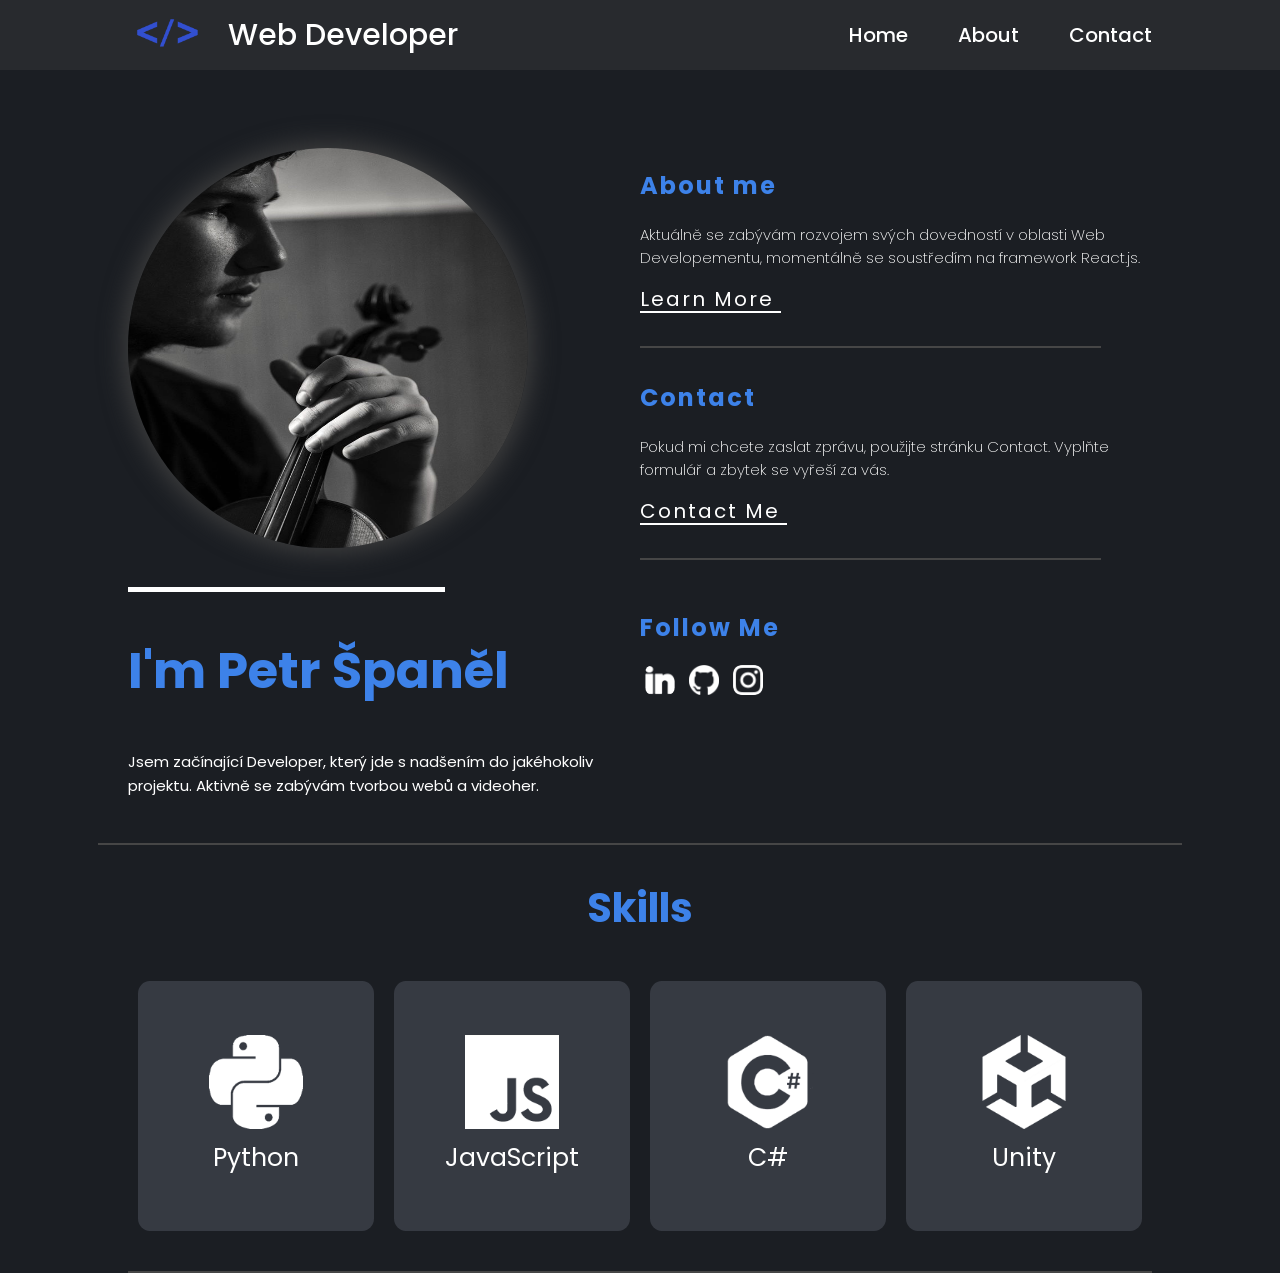
<file: index.html>
<!DOCTYPE html>
<html lang="en">
<head>
  <meta charset="UTF-8" />
  <meta name="viewport" content="width=device-width, initial-scale=1.0"/>
  <title>Petr Španěl</title>
  <link rel="stylesheet" href="style.css"/>
  <link href="https://fonts.googleapis.com/css2?family=Poppins:wght@400;600&display=swap" rel="stylesheet">
</head>
<body>
  <header>
    <nav>
      <a href="index.html" class="in-line">
        <div class="container-logo">
          <img src="images/logo.png" class="logo" alt="Logo">
          <h1>Web Developer</h1>
        </div>
      </a>
      <div class="burger" id="burger">
        <span></span>
        <span></span>
        <span></span>
      </div>

      <ul id="nav-links">
        <li><a href="index.html" class="web-links">Home</a></li>
        <li><a href="about.html" class="web-links">About</a></li>
        <li><a href="contact.html" class="web-links">Contact</a></li>
      </ul>
    </nav>
  </header>

  <main>
    <section class="container">
      <div class="container-main-text half">
        <img src="images/portret.jpg" class="portret" alt="Petr Španěl portrét">
        <div class="line"></div>
        <h1 class="bold main-text">I'm Petr Španěl</h1>
        <p class="description">
          Jsem začínající Developer, který jde s nadšením do jakéhokoliv projektu. Aktivně se zabývám tvorbou webů a videoher.
        </p>
      </div>
      <div class="half position">
        <article class="card">
          <h2>About me</h2>
          <p>Aktuálně se zabývám rozvojem svých dovedností v oblasti Web Developementu, momentálně se soustředím na framework React.js.</p>
          <a href="about.html" class="about">Learn More <span class="about-hover">→</span></a>
        </article>
        <div class="divider"></div>
        <article class="card">
          <h2>Contact</h2>
          <p>Pokud mi chcete zaslat zprávu, použijte stránku Contact. Vyplňte formulář a zbytek se vyřeší za vás.</p>
          <a href="contact.html" class="about">Contact Me <span class="about-hover">→</span></a>
        </article>
        <div class="divider"></div>
        <h2 class="socials-name">Follow Me</h2>
        <div class="List-of-socials">
          <a href="https://www.linkedin.com/in/petr-španěl-a53b7235a/" target="_blank" ><img class="socials" src="images/linked-in-transparent.png" alt="LinkedIn"></a>
          <a href="https://github.com/Flamecz" target="_blank" ><img class="socials" src="images/github-mark-white-logo-b1c0.png" alt="GitHub"></a>
          <a href="https://www.instagram.com/spanel.petr/" target="_blank"><img class="socials" src="images/instagram transparent.png" alt="Instagram"></a>
        </div>
      </div>
    </section>

    <section>
      <h1 id="about" class="skils-text">Skills</h1>
      <div class="skills">
        <div class="skill-box">
          <div class="items">
            <img src="images/python.png" alt="Python">
            <p>Python</p>
          </div>
        </div>
        <div class="skill-box">
          <div class="items">
            <img src="images/javascript.png" alt="JavaScript">
            <p>JavaScript</p>
          </div>
        </div>
        <div class="skill-box">
          <div class="items">
            <img src="images/csharp.png" alt="C#">
            <p>C#</p>
          </div>
        </div>
        <div class="skill-box">
          <div class="items">
            <img src="images/unity.png" alt="Unity">
            <p>Unity</p>
          </div>
        </div>
      </div>
    </section>
  </main>

  <script src="/scripts/Burgermenu.js"></script>
</body>
</html>
</file>
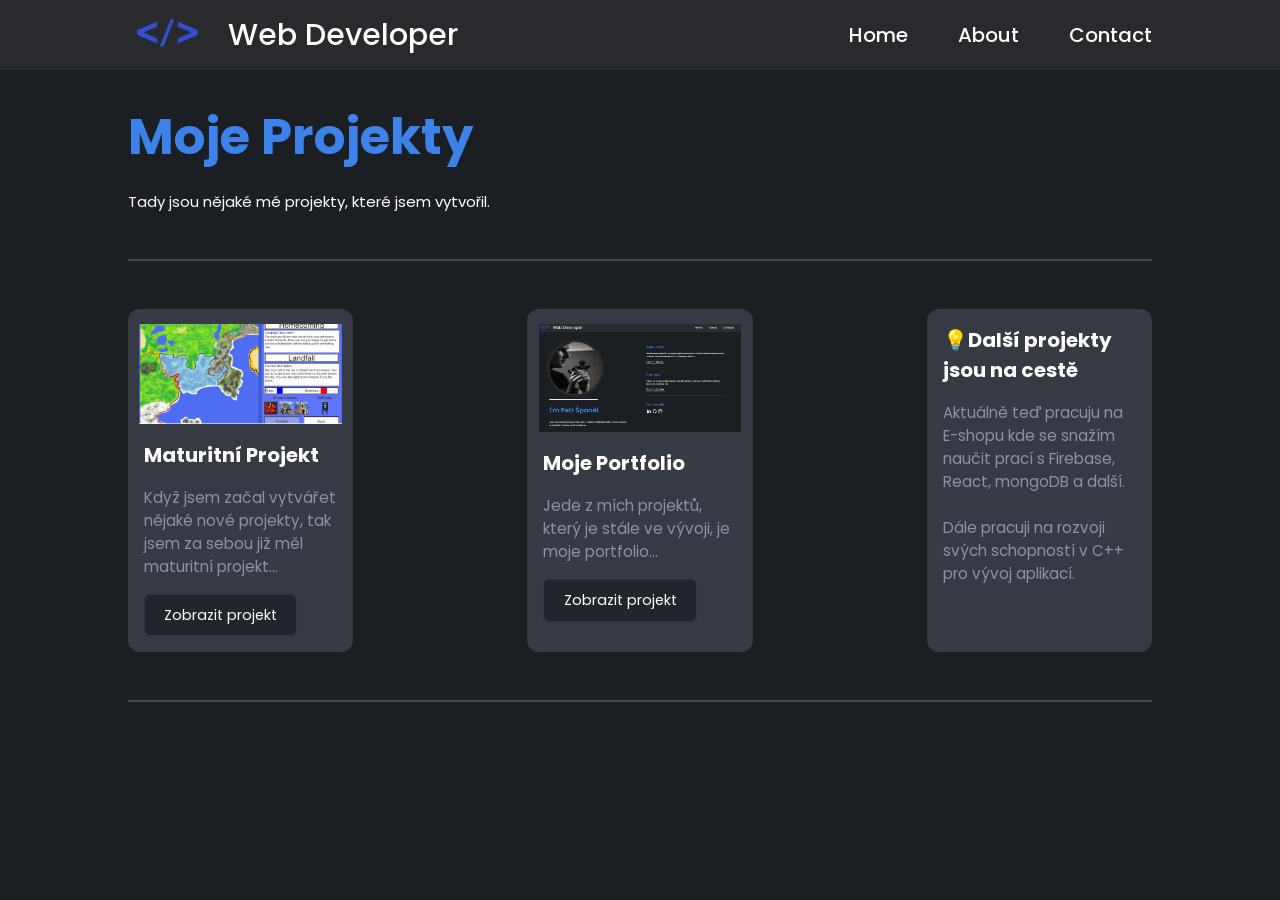
<file: about.html>
<!DOCTYPE html>
<html lang="en">
<head>
    <meta charset="UTF-8">
    <meta name="viewport" content="width=device-width, initial-scale=1.0">
    <title>Petr Španěl </title>
    <link rel="stylesheet" href="style.css">
    <link href="https://fonts.googleapis.com/css2?family=Poppins:wght@400;600&display=swap" rel="stylesheet">
</head>
<body>
  <header>
    <nav>
      <a href="index.html" class="in-line">
        <div class="container-logo">
          <img src="images/logo.png" class="logo" alt="Logo">
          <h1>Web Developer</h1>
        </div>
      </a>
      <div class="burger" id="burger">
        <span></span>
        <span></span>
        <span></span>
      </div>

      <ul id="nav-links">
        <li><a href="index.html" class="web-links">Home</a></li>
        <li><a href="about.html" class="web-links">About</a></li>
        <li><a href="contact.html" class="web-links">Contact</a></li>
      </ul>
    </nav>
  </header>

    <main>
        <div class="container No-Line">
            <div class="">
                <h1 class="main-text no-space">Moje Projekty</h1>
                <p class="description">Tady jsou nějaké mé projekty, které jsem vytvořil.</p>
            </div>
        </div>
        <div class="about-divider"></div>

        <!-- Projekty -->
        <section class="projects">
            <div class="card-container">
                <div class="project-card">
                    <img src="images/maturitniProjekt.png" alt="Maturitní projekt" />
                    <h3>Maturitní Projekt</h3>
                    <p>Když jsem začal vytvářet nějaké nové projekty, tak jsem za sebou již měl maturitní projekt...</p>
                    <a class="btn" onclick="openModal('modal1')">Zobrazit projekt</a>
                </div>

                <div class="project-card">
                    <img src="images/webscreen.png" alt="Web Screen" />
                    <h3>Moje Portfolio</h3>
                    <p>Jede z mích projektů, který je stále ve vývoji, je moje portfolio...</p>
                    <a class="btn" onclick="openModal('modal2')">Zobrazit projekt</a>
                </div>

                <div class="project-card">
                    <h3>💡Další projekty jsou na cestě</h3>
                    <p>Aktuálně teď pracuju na E-shopu kde se snažím naučit prací s Firebase, React, mongoDB a další.<br><br>
                         Dále pracuji na rozvoji svých schopností v C++ pro vývoj aplikací. </p>
                </div>
                
            </div>
        </section>
        <div class="about-divider"></div>
        <!-- Modal -->
        <div id="modal1" class="modal">
            <div class="modal-content">
                <span class="close" onclick="closeModal('modal1')">&times;</span>
                <h2>Maturitní Projekt</h2>
                <p>Když jsem začal vytvářet nějaké nové projekty, tak jsem za sebou již měl maturitní projekt. Tenhle projekt se zaměřoval na tvorbu hry. Hra kterou jsem se snažil napodobyt
                    se jmenuje Heroes of Might and magic 3. Hru jsem vyvíjel v herním enginu Unity, kde jsem se naučil používat C# s tím, že tento moment beru jako odrazový můstek.
                    mám tento projekt nahraný na svém <a href="https://github.com/Flamecz/schoolV2" target="blank" class="link-maturita">Githubu</a>
                </p>
            </div>
        </div>
        <div id="modal2" class="modal">
            <div class="modal-content">
                <span class="close" onclick="closeModal('modal2')">&times;</span>
                <h2>Moje Portfolio</h2>
                <p>Jede z mích projektů, který je stále ve vývoji, je moje portfolio, ve kterém se snažím naučit pracovat s novými webovími aplikacemi.<br>
                     Chtěl bych později celý web přepsat do React.js a TypeScript </p>
            </div>
        </div>
    </main>
    <script src="scripts/modal.js"></script>
    <script src="/scripts/Burgermenu.js"></script>
</body>
</html>
</file>
<file: style.css>
html {
  scroll-behavior: smooth;
}

body{
  margin:0;
  padding: 0;
  background-color: #1B1E23;
  color: white;
  font-family: 'Poppins', sans-serif;
}

header{
  display: flex;
  justify-content: space-between;
  position: sticky;
  top: 0;
  background-color: #2b2d31d8;
  backdrop-filter: blur(5px);
  z-index: 1000;
  height: 70px;
}

nav{
  display: flex;
  justify-content: space-between;
  align-items: center;
  padding:0;
  margin: 0 auto;
  width: 80%;
  max-width: 100%;
  height: 100%;
}

#nav-links {
  display: flex;
  flex-direction: row;
  gap: 50px;
  list-style-type: none;
  margin: 0;
  padding: 0;
}


.burger span {
  display: block;
  height: 3px;
  width: 100%;
  background: white;
  margin: 4px 0;
  border-radius: 3px;
  transition: 0.3s ease;
}


.burger {
  display: none;
  flex-direction: column;
  justify-content: center;
  align-items: center;
  width: 30px;
  height: 25px;
  cursor: pointer;
  z-index: 1100;
}

.in-line{
  display: inline;
}

.container-logo{
  display: flex;
  gap: 20px;
  justify-content: center;
  text-align: center;
}

.logo{
  max-width: 80px;
  max-height: 80px;
  height: 80px;
  margin: auto;
  padding: auto;
}

nav h1{
  color: #ffffff ;
  font-weight: 500;
  margin: auto;
}
.small{
  font-size: 20px;
}

nav > ul{
  display: flex;
  flex-wrap: wrap;
  gap: 50px;
  margin: 0 20px;
  padding: 0;
  list-style-type: none;
}

nav a{
  color: #ffffff;
  font-size: 20px;
  font-weight: 500;
  text-decoration: none;
  text-underline-offset: 4px;
  text-decoration-thickness: 2px;
  transition: text-decoration 1.5s ease-in;
}

nav a:hover {
  text-decoration: underline solid;
}
/** main section  **/


.container{
  display:flex;
  justify-content: space-between;
  width: 80%;
  margin: 0 auto;
  padding: 30px;
  border-bottom: 2px solid rgb(70, 70, 70);
}

.half{
  width: 50%;
  max-width: 600px;
  margin: 0 auto;
}

.portret{
  width: 400px;
  height: 400px;
  margin: 2rem auto;
  border-radius: 50%;
  border: 0;
  box-shadow: 0 0 25px 5px rgb(63, 63, 63);;
}
.container-main-text{
  max-width: 600px;
  margin-top: 1rem;
}

.line{
  width: 62%;
  height: 5px;
  background-color: white;
}

.bold{
  font-weight: 800px;
}

.main-text{
  font-family: 'Poppins', sans-serif;
  font-size: 50px;
  font-weight: 800px;
  max-width: 400px;
  color:rgb(61, 130, 233);
}

.description{
  line-height: 24px;
  font-family: 'Poppins', sans-serif;
  font-size: 15px;
}

.round{
  display: flex;
  justify-content: center;
  text-align: center;
  width: 100px;
  height: 100px;
  border-radius: 50%;
  margin-top: 50px;
  background-color: rgb(35, 35, 187) ;
}

.position{
  margin-top: 3rem;
}

h2{
  letter-spacing: 2px;
  color: rgb(61, 130, 233);
}

.card p{
  font-size: 15px;
  font-weight: 200;
}

.card a{
  color: white;
  letter-spacing: 2px;
  font-size: 20px;
  text-decoration: underline;
  text-underline-offset: 5px;
}

.divider{
  width: 100%;
  height: 2px;
  margin: 2rem 0;
  background-color: rgb(70, 70, 70);
}

.socials-name{
  margin-top: 50px;
}

.socials{
  width: 30px;
  height: 30px;
  margin: 0 5px;
  border-radius: 25%;
  transition: transform 0.2s ease-in; 
}

.socials:hover{
  transform: scale(1.1);
  border-radius: 0%;
}

.List-of-socials{
  width: 40%;
}

/** Skills section**/

.skils-text{
  text-align: center;
  color:rgb(61, 130, 233);
  font-size: 40px;
}

.skills{
  display: flex;
  justify-content: center;
  flex-wrap: wrap;
  width: 80%;
  margin: 20px auto 0;
  padding-bottom: 30px;
  border-bottom: 2px solid rgb(70, 70, 70);
}

.skill-box {
  display: flex;
  justify-content: center;
  align-items: center;
  width: 23%;
  height: 250px;
  margin: 10px auto;
  border-radius: 5%;
  background-color: #363a42;
  font-size: 25px;
  text-align: center;
}

.skill-box img {
  width: 40%;
  height: auto;
  margin-bottom: 10px;
}

.items {
  display: flex;
  flex-direction: column;
  align-items: center;
  justify-content: center;
}

.items p{
  margin: 0;
}


/** about Page **/

.No-Line{
  border-bottom: none;
}
.no-space{
  padding: 0px;
  margin: 0px;
}

.about-divider{
  width: 80%;
  height: 2px;
  margin: 0 auto;
  background-color: rgb(70, 70, 70);
}

.projects {
  max-width: 80%;
  margin: 3rem auto;
  padding: 0 1rem;
}

.card-container {
  display: flex;
  flex-wrap: wrap;
  gap: 2rem;
  justify-content: space-between;
  margin-top: 2rem;
}

.project-card {
  background-color: #363a42;
  border-radius: 12px;
  overflow: hidden;
  max-width: 22%;
  text-align: left;
  transition: transform 0.3s ease;
  box-shadow: 0 0 0 transparent;
}

.project-card:hover {
  transform: translateY(-8px);
  box-shadow: 0 8px 24px rgba(0, 0, 0, 0.4);
}

.project-card img {
  width: 90%;
  height: auto;
  max-height: 200px;
  margin: 15px auto;
  display: block;
}

.project-card h3 {
  font-size: 1.25rem;
  margin: 1rem;
  color: #fff;
}

.project-card p {
  color: #8b949e;
  margin: 0 1rem 1rem 1rem;
  font-size: 0.95rem;
}

.btn {
  display: inline-block;
  margin: 0 1rem 1rem 1rem;
  padding: 0.6rem 1.2rem;
  background-color: #21262d;
  color: #ffffff;
  border: 1px solid #30363d;
  border-radius: 6px;
  text-decoration: none;
  font-size: 0.9rem;
  transition: background-color 0.2s ease;
}

.btn:hover {
  background-color: #30363d;
}

.link-maturita{
  color: white;
  text-decoration-color:white;
}
.link-maturita:hover{
  color: rgb(61, 130, 233);
  text-decoration-color:rgb(61, 130, 233) ;
}

.spaceForm{
  width: 100%;
  height: 10vw;
}

.no-margin{
  margin-top: 0px;
}

.submitbtn{
  display: inline-block;
  padding: 0.6rem 1.2rem;
  background-color: #2b2d31;
  color: #ffffff;
  border: 1px solid #30363d;
  border-radius: 6px;
  text-decoration: none;
  font-size: 0.9rem;
  transition: background-color 0.2s ease;
}

.contact-form{
  display: flex;
  flex-direction: column;
  gap: 15px;
  width: 95%; 
  box-sizing: border-box;
  justify-content: center;
}

.contact-input{
  padding: 10px;
  border-radius: 6px;
  background-color: #2b2d31;
  color: white;
  border: 1px solid #444;
  width: 90%;
  margin: 0 auto;
  margin-bottom: 1rem;
}

.contact-textarea{
  padding: 10px;
  border-radius: 6px;
  background-color: #2b2d31;
  color: white;
  border: 1px solid #444;
  width: 90%;
  margin: 0 auto;
  margin-bottom: 1rem;
}

.submitbtn{
  color: white;
  padding: 12px 24px;
  border: none;
  border-radius: 8px;
  font-size: 16px;
  transition: transform 0.2s ease, box-shadow 0.2s ease;
  cursor: pointer;
  align-self: center;
}
.submitbtn:hover {
  transform: scale(1.05);
  box-shadow: 0 8px 20px rgba(0, 0, 0, 0.2);
}

/** Animation **/

.about {
  position: relative;
  display: inline-block;
  text-decoration: none;
  color: black;
  transition: transform 0.2s ease-in; 
}

.about:hover {
  transform: scale(1.01); /* zvětšení textu o 5 % */

}
.about-hover {
  opacity: 0;
  text-decoration: none;
  transform: translateX(-10px); /* Začíná víc vlevo */
  transition: opacity 0.3s ease, transform 0.3s ease;
}

.about:hover .about-hover {
  opacity: 1;
  transform: translateX(0); /* Přiletí na místo */
  scale: 1.1;
}

.modal {
  display: none;
  position: fixed;
  z-index: 1000;
  left: 0;
  top: 0;
  width: 100%;
  height: 100%;
  overflow: auto;
  background-color: rgba(0,0,0,0.8);
}

/* Modal box */
.modal-content {
  background-color: #161b22;
  color: #fff;
  margin: 10% auto;
  padding: 2rem;
  border-radius: 10px;
  width: 80%;
  max-width: 600px;
  position: relative;
  animation: fadeIn 0.3s ease;
}

/* Close button */
.close {
  color: #aaa;
  position: absolute;
  right: 1rem;
  top: 1rem;
  font-size: 2rem;
  cursor: pointer;
}

.close:hover {
  color: #fff;
}

@keyframes fadeIn {
  from {opacity: 0; transform: scale(0.95);}
  to {opacity: 1; transform: scale(1);}
}

/** responsive  **/

@media screen and (max-width: 1550px) {
  .divider{
    width: 90%;
  }
}

@media screen and (max-width: 768px) {
  nav {
    flex-direction: column;
    align-items: flex-start;
    height: auto;
    padding: 10px 0;
    margin: 0 1vw;
  }

  .container-logo {
    justify-content: flex-start;
    margin-left: 10px;
    font-size: 18px;
  }

  .burger {
    display: flex;
    margin: auto;
    justify-content: end;
  }

  .header{
    width: 100%;
  }

  nav > ul {
    display: flex;
    flex-direction: column;
    align-items: flex-start;
    gap: 15px;
    padding-left: 10px;
    margin-top: 10px;
  }

  nav {
    flex-wrap: wrap;
    gap: 20%;
  }

    #nav-links {
    display: none;
    flex-direction: column;
    position: absolute;
    top: 70px;
    right: 0;
    width: 100%;
    gap: 20px;
    background-color: #2b2d31;
    padding: 10px 0;
    z-index: 1000;
  }

  #nav-links.active {
    display: flex;
  }

  #nav-links li {
    width: 100%;
    text-align: left;
    padding: 10px 20px;
  }

  .container-logo {
    gap: 10px;
  }

  .logo {
    width: 50px;
    height: 50px;
  }

  .logo-text {
    font-size: 16px;
  }

  .container {
    flex-direction: column;
    align-items: center;
    width: 100%;

    padding: 20px 0;
  }

  .half {
    width: 100%;
    margin: 3vw auto;
  }

  .half.position {
    display: flex;
    flex-direction: column;
    justify-content: center;  /* Vertikální zarovnání */
    align-items: center;      /* Horizontální zarovnání */
    text-align: center;       /* Zarovnání textu */
  }

  .divider{
    width: 80%;
  }

  .portret {
    width: 250px;
    height: 250px;
    display :flex;
    justify-content: center;
  }

  .main-text {
    font-size: 30px;
    text-align: center;
    max-width: 100%;
  }

  .line {
    width: 100%;
    margin: 1rem 0;
    height: 2px;
  }

  .description {
    text-align: center;
    padding: 0 10px;
  }

  .card {
    padding: 0 10px;
  }
  .card h2{
    justify-content: center;
  }

  .List-of-socials {
    display: flex;
    justify-content: center;
    gap: 10px;
    width: 100%;
    flex-wrap: wrap;
  }

  .socials {
    width: 40px;
    height: 40px;
  }

  .socials-name{
    justify-self: center;
  }

  .skills {
    flex-wrap: wrap;
    flex-direction: row;
    align-items: center;
    justify-content: center;
    width: 100%;
    padding: 0;
  }

  .skill-box {
    width: 45%; /* místo 23% */
    height: 180px; /* menší výška */
  }

  .project-card {
    max-width: 100%;
    margin: 0 auto;
  }

  .card-container {
    flex-direction: column;
    align-items: center;
  }

  .no-decoration{
    list-style-type: none;
  }

  .contact-form{
    display: flex;
    flex-direction: column;
    gap: 15px;
    width: 95%; 
    box-sizing: border-box;
  }

  .contact-input{
    padding: 10px;
    border-radius: 6px;
    background-color: #2b2d31;
    color: white;
    border: 1px solid #444;
    width: 90%;
    margin-bottom: 1rem;
  }

  .contact-textarea{
    padding: 10px;
    border-radius: 6px;
    background-color: #2b2d31;
    color: white;
    border: 1px solid #444;
    width: 90%;
    margin-bottom: 1rem;
  }
  .submitbtn{
    align-self: center;
  }
}
</file>
